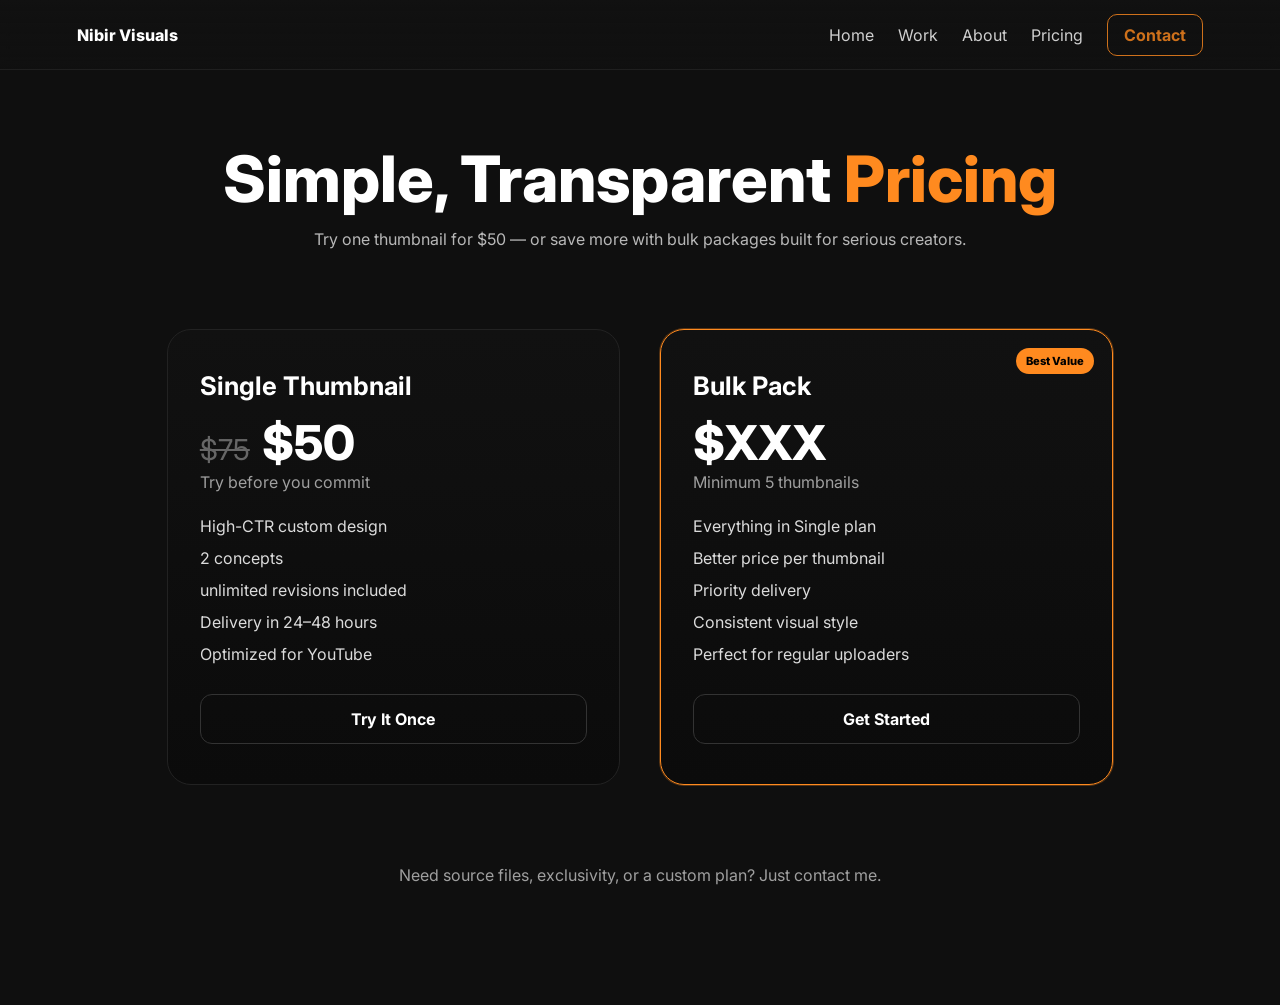
<file: pricing.html>
<!DOCTYPE html>
<html lang="en">
<head>
  <meta charset="UTF-8" />
  <meta name="viewport" content="width=device-width, initial-scale=1.0"/>
  <title>Nibir Phukon — Thumbnail Designer</title>

  <!-- Google Font -->
  <link href="https://fonts.googleapis.com/css2?family=Inter:wght@300;400;600;700;800&display=swap" rel="stylesheet">

  <!-- CSS -->
  <link rel="stylesheet" href="style.css">
</head>
    <body>

  <!-- NAV (same as other pages) -->
  <nav>
    <div class="logo">Nibir Visuals</div>
    <div class="links">
      <a href="index.html">Home</a>
      <a href="index.html#work">Work</a>
      <a href="about.html">About</a>
      <a class="active" href="pricing.html">Pricing</a>
      <a href="index.html#contact" class="btn">Contact</a>
    </div>
  </nav>

  <!-- PRICING PAGE -->
  <section class="pricing-page">

    <div class="pricing-header">
      <h1>Simple, Transparent <span class="accent">Pricing</span></h1>
      <p>Try one thumbnail for $50 — or save more with bulk packages built for serious creators.</p>
    </div>

    <div class="pricing-grid">

      <!-- SINGLE -->
      <div class="price-card">
        <h2>Single Thumbnail</h2>
        <p class="price">
  <span class="old-price">$75</span> $50
</p>
        <p class="price-sub">Try before you commit</p>

        <ul>
          <li>High-CTR custom design</li>
          <li>2 concepts</li>
          <li>unlimited revisions included</li>
          <li>Delivery in 24–48 hours</li>
          <li>Optimized for YouTube</li>
        </ul>

        <a href="index.html?plan=basic#contact" class="price-btn">Try It Once</a>

      </div>

      <!-- BULK -->
      <div class="price-card featured">

        <div class="badge">Best Value</div>

        <h2>Bulk Pack</h2>
        <p class="price">$XXX</p>
        <p class="price-sub">Minimum 5 thumbnails</p>

        <ul>
          <li>Everything in Single plan</li>
          <li>Better price per thumbnail</li>
          <li>Priority delivery</li>
          <li>Consistent visual style</li>
          <li>Perfect for regular uploaders</li>
        </ul>

        <a href="index.html?plan=bulk#contact" class="price-btn">Get Started</a>

      </div>

    </div>

    <!-- EXTRA INFO -->
    <div class="pricing-footer">
      <p>Need source files, exclusivity, or a custom plan? Just contact me.</p>
    </div>

  </section>


</body>
</html>
</file>
<file: style.css>
/* === GLOBAL === */
img {
  max-width: 100%;
  height: auto;
}


* {
  margin: 0;
  padding: 0;
  box-sizing: border-box;
  font-family: Inter, sans-serif;
}

body {
  background: #0f0f0f;
  color: #fff;
}

a {
  text-decoration: none;
  color: inherit;
}

:root {
  --accent: #ff8a1f;
}

/* === NAVBAR === */
nav {
  position: fixed;
  top: 0;
  left: 0;
  right: 0;
  z-index: 50;
  height: 70px;
  display: flex;
  align-items: center;
  justify-content: space-between;
  padding: 0 6%;
  background: linear-gradient(#111, rgba(17, 17, 17, 0.6));
  backdrop-filter: blur(6px);
  border-bottom: 1px solid #1f1f1f;
}

nav .logo {
  font-weight: 800;
}

nav .links {
  display: flex;
  gap: 24px;
  align-items: center;
}

nav .links a {
  opacity: 0.8;
}

nav .btn {
  padding: 10px 16px;
  border-radius: 10px;
  border: 1px solid var(--accent);
  color: var(--accent);
  font-weight: 700;
}


/* === HAMBURGER === */
.hamburger {
  display: none;
  flex-direction: column;
  gap: 6px;
  cursor: pointer;
}

.hamburger span {
  width: 25px;
  height: 2px;
  background-color: white;
  transition: 0.3s;
}

/* === HERO === */
header {
  position: relative;
  min-height: 120vh;
  padding-top: 70px;
  display: flex;
  align-items: center;
  justify-content: center;
  overflow: hidden;
  isolation: isolate;
}

/* === MOVING BACKGROUND === */
.bg-marquee {
  position: absolute;
  inset: 0;
  z-index: 0;
  opacity: 0.75;
  filter: brightness(1.25) contrast(1.1) saturate(1.1);
}


.bg-overlay {
  position: absolute;
  inset: 0;
  z-index: 1;
  background: radial-gradient(ellipse at center, rgba(0, 0, 0, 0.35), rgba(0, 0, 0, 0.85) 70%);
}

.marquee {
  position: absolute;
  left: 0;
  right: 0;
  display: flex;
  gap: 10px;
  white-space: nowrap;
}

.track1 {
  top: 80px;
  animation: scroll 30s linear infinite;
}

.track2 {
  top: 250px;
  animation: scroll-rev 40s linear infinite;
}

.track3 {
  top: 425px;
  animation: scroll 50s linear infinite;
}

.track4 {
  top: 600px;
  animation: scroll-rev 30s linear infinite;
}

@keyframes scroll {
  from {
    transform: translateX(0);
  }

  to {
    transform: translateX(-50%);
  }
}

@keyframes scroll-rev {
  from {
    transform: translateX(-50%);
  }

  to {
    transform: translateX(0);
  }
}

.thumb {
  width: 280px;
  aspect-ratio: 16 / 9;
  /* keeps youtube ratio */

  flex: 0 0 auto;
  border-radius: 16px;
  overflow: hidden;
  background: #222;
  box-shadow: 0 10px 30px rgba(0, 0, 0, .35);
}

.thumb img {
  width: 100%;
  height: 100%;
  object-fit: cover;
}

/* === HERO TEXT === */
.hero-content {
  position: relative;
  z-index: 2;
  text-align: center;
  max-width: 1100px;
  padding: 0 10%;
}

.hero-content h1 {
  font-size: clamp(2.4rem, 5vw, 4.2rem);
  font-weight: 900;
  text-shadow:
    0 2px 8px rgba(0, 0, 0, 0.6),
    0 6px 30px rgba(0, 0, 0, 0.6);
}


.accent {
  color: var(--accent);
}

.hero-content p {
  color: rgba(255, 255, 255, 0.92);
  text-shadow: 0 2px 10px rgba(0, 0, 0, 0.7);
}



.cta {
  display: flex;
  justify-content: center;
  gap: 16px;
  margin-top: 20px;
}

.cta a {
  padding: 14px 24px;
  border-radius: 12px;
  font-weight: 800;
}

.primary {
  background: var(--accent);
  color: black;
}

.secondary {
  border: 1px solid #333;
  color: white;
}

/* === RESPONSIVE === */
@media (max-width: 768px) {
  .thumb {
    width: 220px;
    height: 130px;
  }
}

/* === TRUSTED SECTION === */

.trusted {
  position: relative;
  padding: 140px 0 120px;
  text-align: center;
  background:
    radial-gradient(ellipse at center, rgba(255, 255, 255, 0.03), transparent 60%),
    linear-gradient(to bottom, #0f0f0f, #0a0a0a);
  border-top: 1px solid #1a1a1a;
  overflow: hidden;
}

.trusted-title {
  font-size: 1.8rem;
  font-weight: 600;
  opacity: 0.85;
  margin-bottom: 70px;
}

.trusted-foot {
  margin-top: 50px;
  opacity: 0.6;
}

/* Slider wrapper with fade */
.trusted-slider-wrap {
  position: relative;
  overflow: hidden;
  width: 100%;
  mask-image: linear-gradient(to right,
      transparent 0%,
      black 10%,
      black 90%,
      transparent 100%);
}

/* Moving row */
.trusted-slider {
  display: flex;
  gap: 70px;
  width: max-content;
  animation: trusted-scroll 45s linear infinite;
}

/* Card */
.trusted-card {
  display: flex;
  align-items: center;
  gap: 14px;
  padding: 14px 18px;
  border-radius: 16px;
  background: rgba(255, 255, 255, 0.02);
  border: 1px solid rgba(255, 255, 255, 0.05);
  backdrop-filter: blur(6px);
  box-shadow: 0 10px 30px rgba(0, 0, 0, 0.25);
}

.trusted-card img {
  width: 46px;
  height: 46px;
  border-radius: 50%;
  object-fit: cover;
}

.trusted-card strong {
  display: block;
  font-size: 0.95rem;
  font-weight: 600;
  color: #fff;
}

.trusted-card span {
  display: block;
  font-size: 0.8rem;
  opacity: 0.6;
}

/* Animation */
@keyframes trusted-scroll {
  from {
    transform: translateX(0);
  }

  to {
    transform: translateX(-50%);
  }
}

/* === FEATURED SECTION HEADER === */

.featured {
  padding: 160px 10% 80px;
  text-align: center;
  background:
    radial-gradient(circle at center, rgba(255, 255, 255, 0.03), transparent 60%),
    linear-gradient(to bottom, #0f0f0f, #0b0b0b);
}

.featured-title {
  font-size: clamp(2.5rem, 5vw, 3.6rem);
  font-weight: 800;
  line-height: 1.05;
  margin-bottom: 24px;
}

.featured-title1 {
  font-size: clamp(0.5rem, 5vw, 3.6rem);
  font-weight: 600;
  line-height: 1.05;
  margin-bottom: 24px;
}

.featured-title span {
  color: var(--accent);
  /* your orange */
}

.featured-title1 span {
  color: var(--accent);
  /* your orange */
}

.featured-sub {
  max-width: 800px;
  margin: 0 auto;
  font-size: 1rem;
  line-height: 1.7;
  opacity: 0.65;
}

/* === FEATURED THUMBNAILS GRID === */

/* === FEATURED SECTION === */
/* ============================= */
/* GUARANTEED FEATURED GRID FIX */
/* ============================= */

.featured-section {
  padding: 120px 4%;
}

/* Grid container */
/* === FEATURED THUMBNAILS GRID === */

.featured-grid {
  display: grid;
  grid-template-columns: repeat(4, 1fr);
  /* DESKTOP */
  gap: 16px;
  width: 100%;
}


.featured-grid {
  width: 100%;
  max-width: 100%;
  box-sizing: border-box;
}


/* Tablet */
@media (max-width: 1024px) {
  .featured-grid {
    grid-template-columns: repeat(3, 1fr);
  }
}

/* Mobile */
@media (max-width: 700px) {
  .featured-grid {
    grid-template-columns: repeat(2, 1fr);
    gap: 14px;
  }
}

/* Small phones */
@media (max-width: 420px) {
  .featured-grid {
    grid-template-columns: 1fr;
  }
}

.featured-grid img {
  width: 100%;
  height: 100%;
  object-fit: cover;
  border-radius: 12px;
}

/* === THUMB HOVER EFFECT === */
.featured-grid .thumb {
  transition: transform 0.35s ease, box-shadow 0.35s ease;
  cursor: pointer;
}

.featured-grid .thumb:hover {
  transform: scale(1.06) translateY(-6px);
  z-index: 2;
  box-shadow: 0 20px 50px rgba(0, 0, 0, 0.6);
}

/* Smooth image zoom inside */
.featured-grid .thumb img {
  transition: transform 0.5s ease;
}

.featured-grid .thumb:hover img {
  transform: scale(1.08);
}


/* Card */
.featured-card {
  display: block;
  border-radius: 18px;
  background: #111;
  box-shadow: 0 10px 30px rgba(0, 0, 0, .35);
  transform: translateY(0) scale(1);
  transition: all 0.35s ease;
}

/* Image */
.featured-card img {
  width: 100%;
  height: 100%;
  display: block;
  object-fit: cover;
  transition: transform 0.5s ease;
}

/* Hover animation */
.featured-card:hover {
  transform: translateY(-8px) scale(1.02);
  box-shadow: 0 20px 50px rgba(0, 0, 0, .6);
}

.featured-card:hover img {
  transform: scale(1.08);
}

/* ============================= */
/* TESTIMONIALS SECTION */
/* ============================= */

.testimonials {
  padding: 140px 6%;
  background: radial-gradient(circle at center, #111 0%, #0a0a0a 70%, #000 100%);
}

.testimonials-header {
  text-align: center;
  max-width: 900px;
  margin: 0 auto 80px;
}

.testimonials-header h2 {
  font-size: clamp(2.2rem, 5vw, 3.6rem);
  font-weight: 800;
  line-height: 1.1;
}

.testimonials-header p {
  margin-top: 20px;
  opacity: 0.7;
  font-size: 1.05rem;
}

/* GRID */
.testimonials-grid {
  display: grid;
  grid-template-columns: repeat(auto-fit, minmax(320px, 1fr));
  gap: 28px;
}

/* CARD */
.testimonial-card {
  background: linear-gradient(180deg, #141414, #0f0f0f);
  border: 1px solid #222;
  border-radius: 20px;
  padding: 28px;
  transition: 0.3s ease;
}

.testimonial-card:hover {
  transform: translateY(-6px);
  border-color: #333;
}

/* STARS */
.stars {
  color: gold;
  letter-spacing: 3px;
  font-size: 1.1rem;
  margin-bottom: 16px;
}

/* TEXT */
.testimonial-text {
  font-size: 0.95rem;
  line-height: 1.6;
  opacity: 0.85;
  margin-bottom: 22px;
}

/* USER */
.testimonial-user {
  display: flex;
  align-items: center;
  gap: 12px;
}

.testimonial-user img {
  width: 44px;
  height: 44px;
  border-radius: 50%;
  object-fit: cover;
}

.testimonial-user strong {
  display: block;
  font-size: 0.95rem;
}

.testimonial-user span {
  font-size: 0.8rem;
  opacity: 0.6;
}

/* ============================= */
/* FAQ SECTION */
/* ============================= */

.faq-section {
  padding: 140px 6%;
  background: radial-gradient(circle at center, #111 0%, #0a0a0a 70%, #000 100%);
}

.faq-header {
  text-align: center;
  margin-bottom: 60px;
}

.faq-header h2 {
  font-size: clamp(2.5rem, 5vw, 4rem);
  font-weight: 800;
}

.faq-header p {
  margin-top: 10px;
  opacity: 0.7;
}

/* LIST */
.faq-list {
  max-width: 900px;
  margin: 0 auto;
}

/* ITEM */
.faq-item {
  border: 1px solid #222;
  border-radius: 12px;
  margin-bottom: 18px;
  overflow: hidden;
  background: linear-gradient(180deg, #141414, #0f0f0f);
}

/* QUESTION */
.faq-question {
  width: 100%;
  background: none;
  border: none;
  outline: none;
  color: white;
  text-align: left;
  padding: 22px 24px;
  font-size: 1rem;
  font-weight: 600;
  cursor: pointer;
  display: flex;
  justify-content: space-between;
  align-items: center;
}

/* ICON */
.faq-question .faq-icon {
  font-size: 1.4rem;
  opacity: 0.7;
  transition: transform 0.3s ease;
}

/* ANSWER */
.faq-answer {
  max-height: 0;
  overflow: hidden;
  transition: max-height 0.35s ease;
}

.faq-answer p {
  padding: 0 24px 22px;
  opacity: 0.8;
  line-height: 1.6;
  font-size: 0.95rem;
}

/* ACTIVE STATE */
.faq-item.active .faq-answer {
  max-height: 300px;
}

.faq-item.active .faq-question .faq-icon {
  transform: rotate(45deg);
}

/* ============================= */
/* CONTACT SECTION */
/* ============================= */

.contact-section {
  padding: 140px 6% 100px;
  text-align: center;
  background: radial-gradient(circle at center, #111 0%, #0a0a0a 70%, #000 100%);
}

.contact-title {
  font-size: clamp(2.5rem, 5vw, 4rem);
  font-weight: 800;
  margin-bottom: 60px;
}

/* FORM */
.contact-form {
  max-width: 700px;
  margin: 0 auto;
}

/* TOP ROW */
.contact-row {
  display: grid;
  grid-template-columns: 1fr 1fr;
  gap: 18px;
  margin-bottom: 18px;
}

/* INPUTS */
.contact-form input,
.contact-form textarea {
  width: 100%;
  background: #141414;
  border: 1px solid #222;
  border-radius: 12px;
  padding: 16px 18px;
  color: white;
  font-size: 0.95rem;
  outline: none;
}

.contact-form textarea {
  resize: none;
}

/* PLACEHOLDER */
.contact-form input::placeholder,
.contact-form textarea::placeholder {
  color: #777;
}

/* FOCUS */
.contact-form input:focus,
.contact-form textarea:focus {
  border-color: #ff8a1f;
}

/* BUTTON */
.contact-form button {
  width: 100%;
  margin-top: 18px;
  padding: 16px;
  border-radius: 12px;
  border: none;
  background: #1a1a1a;
  color: white;
  font-size: 1rem;
  font-weight: 600;
  cursor: pointer;
  transition: 0.25s ease;
}

.contact-form button:hover {
  background: #ff8a1f;
  color: black;
}

/* ============================= */
/* CONTACT BAR */
/* ============================= */

.contact-bar {
  height: 60px;
  background: #ff8a1f;
  color: black;
  display: grid;
  grid-template-columns: 1fr 1fr 1fr;
  align-items: center;
  padding: 0 6%;
  font-weight: 600;
}

.contact-bar-left {
  text-align: left;
}

.contact-bar-center {
  text-align: center;
}

.contact-bar-right {
  text-align: right;
  display: flex;
  gap: 14px;
  justify-content: flex-end;
}

/* ============================= */
/* MOBILE */
/* ============================= */

@media (max-width: 700px) {
  .contact-row {
    grid-template-columns: 1fr;
  }

  .contact-bar {
    grid-template-columns: 1fr;
    height: auto;
    gap: 10px;
    padding: 12px;
    text-align: center;
  }

  .contact-bar-left,
  .contact-bar-center,
  .contact-bar-right {
    text-align: center;
    justify-content: center;
  }
}

/* steps */
/* ============================= */
/* PROCESS SECTION */
/* ============================= */

.process-section {
  padding: 140px 6%;
  background: radial-gradient(circle at center, #111 0%, #0a0a0a 70%, #000 100%);
}

.process-header {
  text-align: center;
  max-width: 800px;
  margin: 0 auto 80px;
}

.process-header h2 {
  font-size: clamp(2.2rem, 5vw, 3.6rem);
  font-weight: 800;
}

.process-header p {
  margin-top: 14px;
  opacity: 0.7;
}

/* GRID */
.process-grid {
  display: grid;
  grid-template-columns: repeat(auto-fit, minmax(260px, 1fr));
  gap: 28px;
}

/* CARD */
.process-card {
  background: linear-gradient(180deg, #141414, #0f0f0f);
  border: 1px solid #222;
  border-radius: 20px;
  padding: 30px 28px;
  transition: 0.3s ease;
  position: relative;
}

.process-card:hover {
  transform: translateY(-6px);
  border-color: #333;
}

/* STEP NUMBER */
.process-step {
  font-size: 0.9rem;
  font-weight: 700;
  color: var(--accent);
  margin-bottom: 14px;
  letter-spacing: 1px;
}

/* TITLE */
.process-card h3 {
  font-size: 1.1rem;
  margin-bottom: 12px;
}

/* TEXT */
.process-card p {
  font-size: 0.95rem;
  line-height: 1.6;
  opacity: 0.75;
}

/* ========================= */
/* ===== ABOUT PAGE ======= */
/* ========================= */

.about-page {
  padding-top: 140px;
  padding-bottom: 120px;
  max-width: 1200px;
  margin: auto;
  padding-left: 6%;
  padding-right: 6%;
}

/* HERO */
.about-hero {
  display: grid;
  grid-template-columns: 1.1fr 0.9fr;
  gap: 80px;
  align-items: center;
  margin-bottom: 140px;
}

.about-text h1 {
  font-size: clamp(2.5rem, 5vw, 4rem);
  font-weight: 800;
}

.about-text .subtitle {
  opacity: 0.7;
  margin: 12px 0 24px;
}

.about-text p {
  opacity: 0.85;
  line-height: 1.7;
  margin-bottom: 16px;
}

.about-image img {
  width: 100%;
  border-radius: 24px;
  box-shadow: 0 30px 80px rgba(0, 0, 0, 0.5);
}

/* STORY */
.about-story {
  display: grid;
  grid-template-columns: 0.9fr 1.1fr;
  gap: 80px;
  align-items: center;
  margin-bottom: 140px;
}

.story-image img {
  width: 100%;
  border-radius: 24px;
}

.story-text h2 {
  font-size: 2rem;
  margin-bottom: 20px;
}

.story-text p {
  opacity: 0.85;
  line-height: 1.7;
  margin-bottom: 16px;
}

/* LIFE GRID */
.about-life h2 {
  text-align: center;
  margin-bottom: 40px;
  font-size: 2rem;
}

.life-grid {
  display: grid;
  grid-template-columns: repeat(4, 1fr);
  gap: 20px;
}

.life-grid img {
  width: 100%;
  border-radius: 20px;
  object-fit: cover;
}

/* RESPONSIVE */
@media (max-width: 900px) {

  .about-hero,
  .about-story {
    grid-template-columns: 1fr;
  }

  .life-grid {
    grid-template-columns: repeat(2, 1fr);
  }
}

/* ========================= */
/* ===== PRICING PAGE ===== */
/* ========================= */

.pricing-page {
  padding-top: 140px;
  padding-bottom: 120px;
  max-width: 1100px;
  margin: auto;
  padding-left: 6%;
  padding-right: 6%;
  text-align: center;
}

.pricing-header h1 {
  font-size: clamp(2.5rem, 5vw, 4rem);
  font-weight: 800;
}

.pricing-header p {
  opacity: 0.7;
  margin-top: 12px;
  margin-bottom: 80px;
}

/* GRID */
.pricing-grid {
  display: grid;
  grid-template-columns: repeat(2, 1fr);
  gap: 40px;
}

/* CARD */
.price-card {
  position: relative;
  background: linear-gradient(180deg, #111, #0b0b0b);
  border: 1px solid #222;
  border-radius: 24px;
  padding: 40px 32px;
  text-align: left;
  transition: all 0.3s ease;
}

.price-card:hover {
  transform: translateY(-6px);
  border-color: #333;
}

.price-card h2 {
  font-size: 1.6rem;
  margin-bottom: 12px;
}

.price {
  font-size: 3rem;
  font-weight: 800;
  margin-top: 10px;
}

.price-sub {
  opacity: 0.6;
  margin-bottom: 24px;
}

/* LIST */
.price-card ul {
  list-style: none;
  margin-bottom: 30px;
}

.price-card ul li {
  margin-bottom: 12px;
  opacity: 0.85;
}

/* BUTTON */
.price-btn {
  display: block;
  text-align: center;
  padding: 14px;
  border-radius: 12px;
  border: 1px solid #333;
  font-weight: 700;
  transition: 0.2s ease;
}

.price-btn:hover {
  border-color: var(--accent);
  color: var(--accent);
}

/* FEATURED */
.price-card.featured {
  border-color: var(--accent);
  box-shadow: 0 0 0 1px rgba(255, 138, 31, 0.3);
}

.price-card .badge {
  position: absolute;
  top: 18px;
  right: 18px;
  background: var(--accent);
  color: black;
  font-weight: 800;
  font-size: 0.7rem;
  padding: 6px 10px;
  border-radius: 999px;
}

/* FOOTER TEXT */
.pricing-footer {
  margin-top: 80px;
  opacity: 0.6;
}

/* RESPONSIVE */
@media (max-width: 800px) {
  .pricing-grid {
    grid-template-columns: 1fr;
  }
}

.life-grid {
  display: grid;
  grid-template-columns: repeat(3, 1fr);
  gap: 24px;
  margin-top: 40px;
  width: 100%;
}

.life-card {
  width: 100%;
  aspect-ratio: 3 / 4;
  /* vertical photo look like your reference */
  border-radius: 20px;
  overflow: hidden;
  background: #111;
}

.life-card img {
  width: 100%;
  height: 100%;
  object-fit: cover;
  /* THIS IS THE MAGIC */
  display: block;
}

.form-status {
  margin-top: 16px;
  font-size: 0.95rem;
  min-height: 20px;
}

.form-status.success {
  color: #4dff9a;
}

.form-status.error {
  color: #ff6b6b;
}

.contact-form button[disabled] {
  opacity: 0.6;
  cursor: not-allowed;
}

/* ========================= */
/* ===== MOBILE FIXES ===== */
/* ========================= */

@media (max-width: 900px) {

  body {
    font-size: 15px;
  }

  /* === MOBILE NAV === */
  nav {
    padding: 0 5%;
  }

  .hamburger {
    display: flex;
    z-index: 1001;
  }

  /* Hamburger Animation State */
  .hamburger.active span:nth-child(1) {
    transform: rotate(45deg) translate(5px, 6px);
  }

  .hamburger.active span:nth-child(2) {
    opacity: 0;
  }

  .hamburger.active span:nth-child(3) {
    transform: rotate(-45deg) translate(5px, -6px);
  }

  nav .links {
    position: fixed;
    top: 0;
    right: -100%;
    width: 75%;
    height: 100vh;
    background: #0f0f0f;
    flex-direction: column;
    justify-content: center;
    align-items: center;
    gap: 32px;
    border-left: 1px solid #222;
    transition: right 0.4s cubic-bezier(0.4, 0, 0.2, 1);
    z-index: 1000;
    box-shadow: -10px 0 40px rgba(0, 0, 0, 0.7);
  }

  nav .links.active {
    right: 0;
  }

  nav .links a {
    font-size: 1.5rem;
    font-weight: 600;
  }

  nav .links .btn {
    width: 80%;
    text-align: center;
    margin-top: 10px;
  }

  /* === HERO === */
  header {
    min-height: 100svh;
    padding-top: 80px;
    align-items: flex-start;
  }

  .hero-content {
    padding: 0 6%;
    margin-top: 80px;
  }

  .hero-content h1 {
    font-size: 2.4rem;
    line-height: 1.15;
  }

  .hero-content p {
    font-size: 1rem;
    margin-top: 16px;
  }

  .cta {
    flex-direction: column;
    width: 100%;
    max-width: 300px;
    margin: 30px auto 0;
  }

  .cta a {
    width: 100%;
    text-align: center;
  }

  /* Adjust ONLY MARQUEE thumbnails for mobile */
  .marquee .thumb {
    width: 160px;
    /* Smaller for background flow */
    border-radius: 12px;
  }

  /* === SECTIONS === */
  section {
    padding-top: 60px !important;
    padding-bottom: 60px !important;
  }

  /* FEATURED GRID - FORCE 2 COLUMNS & NO CROP */
  .featured-grid {
    grid-template-columns: repeat(2, 1fr) !important;
    /* Ensure 2 columns */
    gap: 10px;
  }

  /* Fix for grid thumbnails to fill the cell */
  .featured-grid .thumb {
    width: 100% !important;
    /* Override fixed width */
    height: auto !important;
    /* Let height adjust */
    aspect-ratio: 16 / 9;
  }

  .featured-grid .thumb img {
    width: 100%;
    height: 100%;
    object-fit: cover;
    /* Cover is standard for thumbnails, but aspect-ratio 16/9 keeps it correct */
  }

  /* Trusted */
  .trusted h3 {
    font-size: 1.2rem;
  }

  /* Process */
  .process-grid {
    grid-template-columns: 1fr;
    max-width: 500px;
    margin: 0 auto;
  }

  /* Testimonials */
  .testimonials-grid {
    grid-template-columns: 1fr;
  }

  /* Pricing */
  .pricing-grid {
    grid-template-columns: 1fr;
    max-width: 500px;
    margin: 0 auto;
  }

  /* About Page */
  .about-hero,
  .about-story {
    grid-template-columns: 1fr;
    gap: 40px;
    text-align: center;
  }

  .about-hero img,
  .about-story img {
    width: 100%;
    max-width: 500px;
    margin: 0 auto;
  }

  .life-grid {
    grid-template-columns: repeat(2, 1fr);
  }

  .contact-row {
    grid-template-columns: 1fr;
  }
}

@media (max-width: 500px) {

  /* Override specifically for really small screens if text is too big */
  .hero-content h1 {
    font-size: 2rem;
  }

  .featured-grid {
    gap: 8px;
    /* Tighter gap for small screens */
  }

  .contact-bar {
    grid-template-columns: 1fr;
    height: auto;
    gap: 12px;
    padding: 20px;
    text-align: center;
  }

  .contact-bar-right {
    justify-content: center;
  }
}
/* DISCOUNT EFFECT */
.old-price {
  text-decoration: line-through; /* The cross-out line */
  color: #666;                   /* Faded gray color */
  font-size: 1.8rem;             /* Smaller than the main price */
  font-weight: 400;              /* Slimmer font weight */
  margin-right: 12px;            /* Gap between 75 and 50 */
  vertical-align: middle;        /* Keeps it aligned with the new price */
}

/* Optional: Ensure the main price container handles the flex/alignment */
.price {
  display: flex;
  align-items: baseline; 
  margin-top: 10px;
}
</file>
